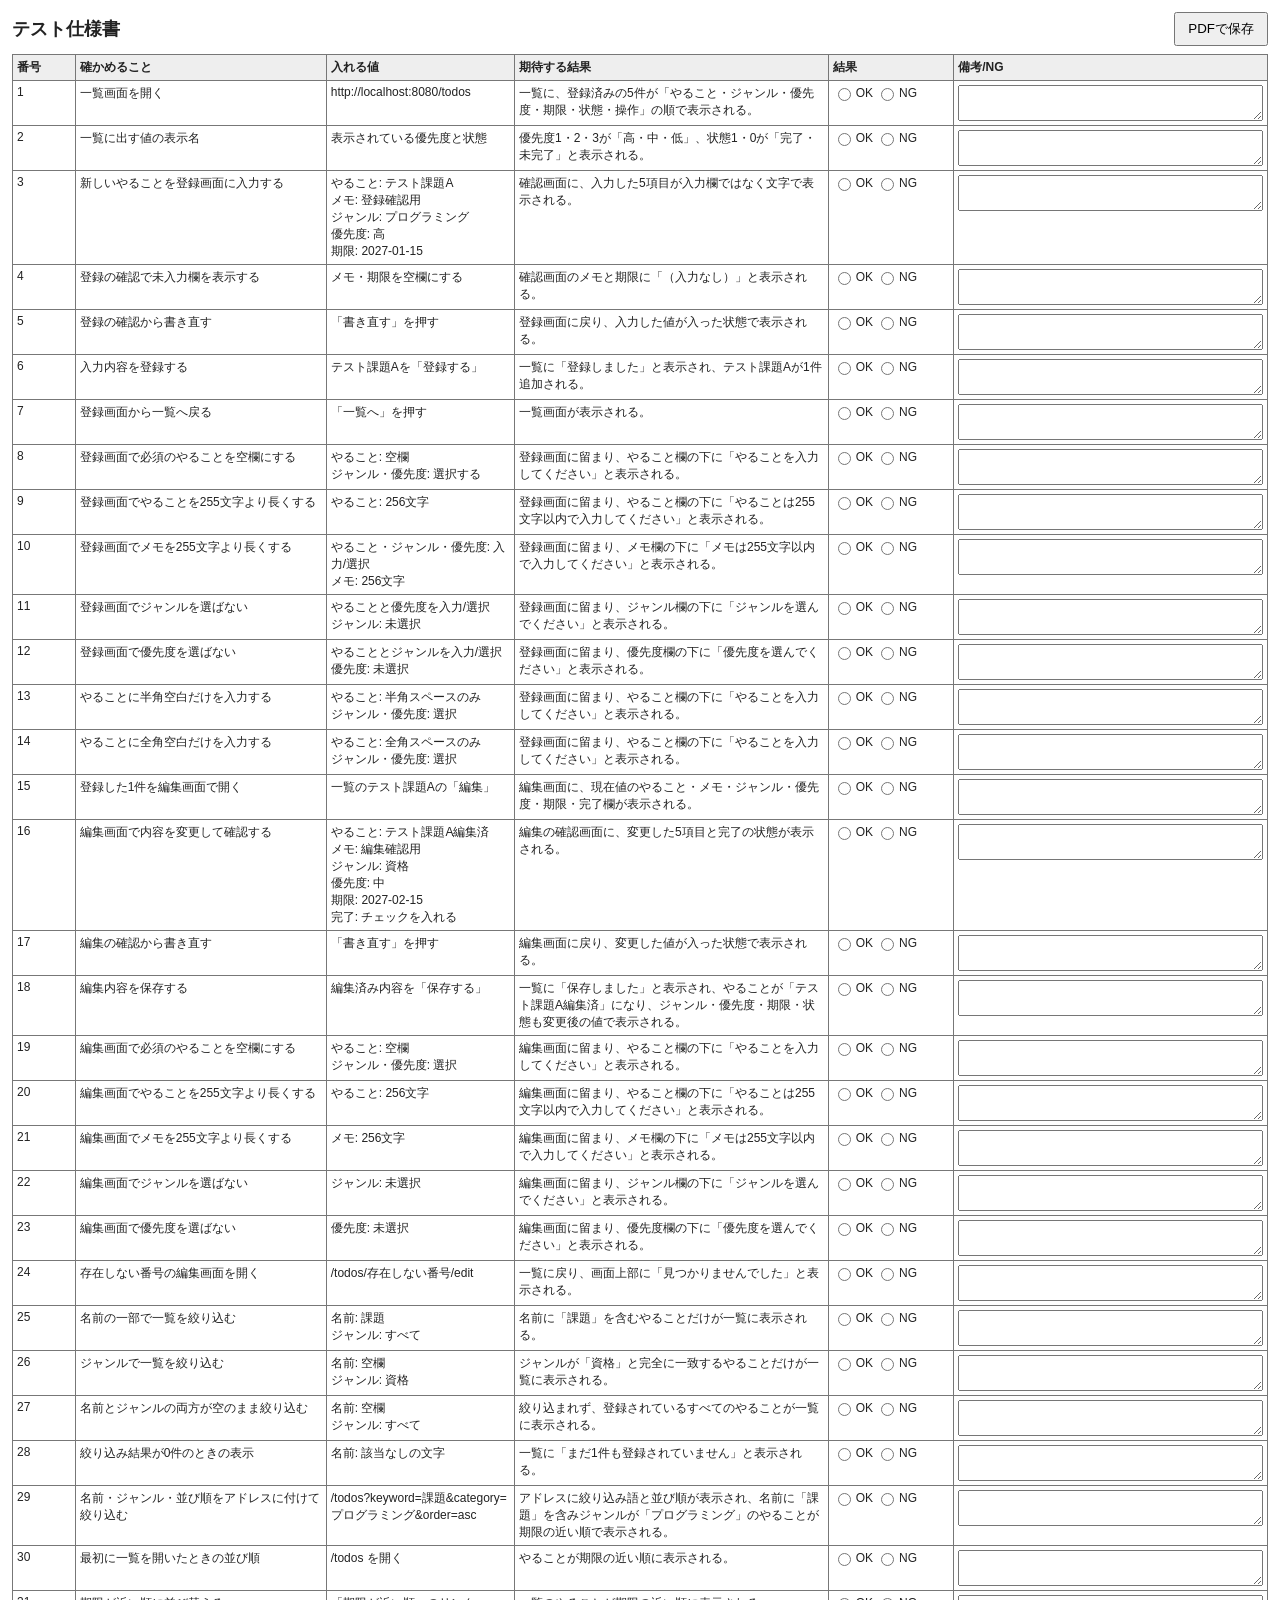
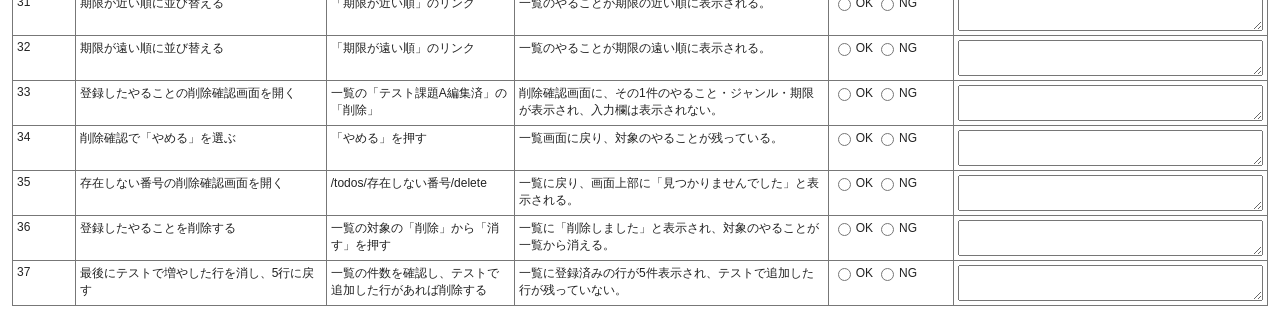
<file: test-spec.html>
﻿<!doctype html>
<html lang="ja">
<head>
<meta charset="utf-8">
<meta name="viewport" content="width=device-width, initial-scale=1">
<title>テスト仕様書</title>
<style>
* { box-sizing: border-box; }
body { margin: 0; padding: 12px; color: #222; font-family: sans-serif; font-size: 12px; }
header { display: flex; justify-content: space-between; align-items: center; margin-bottom: 8px; }
h1 { margin: 0; font-size: 18px; }
button { padding: 6px 12px; cursor: pointer; }
table { width: 100%; table-layout: fixed; border-collapse: collapse; }
col:nth-child(1) { width: 5%; } col:nth-child(2) { width: 20%; } col:nth-child(3) { width: 15%; } col:nth-child(4) { width: 25%; } col:nth-child(5) { width: 10%; } col:nth-child(6) { width: 25%; }
th, td { border: 1px solid #777; padding: 4px; vertical-align: top; overflow-wrap: anywhere; }
th { background: #eee; text-align: left; }
.result { white-space: nowrap; }
.result label { display: inline-flex; align-items: center; gap: 2px; margin-right: 3px; }
textarea { display: block; width: 100%; min-height: 34px; resize: vertical; font: inherit; padding: 3px; }
@media print {
  body { padding: 0; font-size: 9px; }
  header button { display: none; }
  h1 { font-size: 14px; }
  th, td { padding: 3px; }
  textarea { resize: none; overflow: visible; border: 0; padding: 0; min-height: 0; }
  tr { break-inside: avoid; }
}
</style>
</head>
<body>
<header><h1>テスト仕様書</h1><button type="button" onclick="window.print()">PDFで保存</button></header>
<table>
<colgroup><col><col><col><col><col><col></colgroup>
<thead><tr><th>番号</th><th>確かめること</th><th>入れる値</th><th>期待する結果</th><th>結果</th><th>備考/NG</th></tr></thead>
<tbody>
<tr><td>1</td><td>一覧画面を開く</td><td>http://localhost:8080/todos</td><td>一覧に、登録済みの5件が「やること・ジャンル・優先度・期限・状態・操作」の順で表示される。</td><td class="result"><label><input type="radio" name="result-1" value="OK">OK</label><label><input type="radio" name="result-1" value="NG">NG</label></td><td><textarea aria-label="備考/NG 1"></textarea></td></tr>
<tr><td>2</td><td>一覧に出す値の表示名</td><td>表示されている優先度と状態</td><td>優先度1・2・3が「高・中・低」、状態1・0が「完了・未完了」と表示される。</td><td class="result"><label><input type="radio" name="result-2" value="OK">OK</label><label><input type="radio" name="result-2" value="NG">NG</label></td><td><textarea aria-label="備考/NG 2"></textarea></td></tr>
<tr><td>3</td><td>新しいやることを登録画面に入力する</td><td>やること: テスト課題A<br>メモ: 登録確認用<br>ジャンル: プログラミング<br>優先度: 高<br>期限: 2027-01-15</td><td>確認画面に、入力した5項目が入力欄ではなく文字で表示される。</td><td class="result"><label><input type="radio" name="result-3" value="OK">OK</label><label><input type="radio" name="result-3" value="NG">NG</label></td><td><textarea aria-label="備考/NG 3"></textarea></td></tr>
<tr><td>4</td><td>登録の確認で未入力欄を表示する</td><td>メモ・期限を空欄にする</td><td>確認画面のメモと期限に「（入力なし）」と表示される。</td><td class="result"><label><input type="radio" name="result-4" value="OK">OK</label><label><input type="radio" name="result-4" value="NG">NG</label></td><td><textarea aria-label="備考/NG 4"></textarea></td></tr>
<tr><td>5</td><td>登録の確認から書き直す</td><td>「書き直す」を押す</td><td>登録画面に戻り、入力した値が入った状態で表示される。</td><td class="result"><label><input type="radio" name="result-5" value="OK">OK</label><label><input type="radio" name="result-5" value="NG">NG</label></td><td><textarea aria-label="備考/NG 5"></textarea></td></tr>
<tr><td>6</td><td>入力内容を登録する</td><td>テスト課題Aを「登録する」</td><td>一覧に「登録しました」と表示され、テスト課題Aが1件追加される。</td><td class="result"><label><input type="radio" name="result-6" value="OK">OK</label><label><input type="radio" name="result-6" value="NG">NG</label></td><td><textarea aria-label="備考/NG 6"></textarea></td></tr>
<tr><td>7</td><td>登録画面から一覧へ戻る</td><td>「一覧へ」を押す</td><td>一覧画面が表示される。</td><td class="result"><label><input type="radio" name="result-7" value="OK">OK</label><label><input type="radio" name="result-7" value="NG">NG</label></td><td><textarea aria-label="備考/NG 7"></textarea></td></tr>
<tr><td>8</td><td>登録画面で必須のやることを空欄にする</td><td>やること: 空欄<br>ジャンル・優先度: 選択する</td><td>登録画面に留まり、やること欄の下に「やることを入力してください」と表示される。</td><td class="result"><label><input type="radio" name="result-8" value="OK">OK</label><label><input type="radio" name="result-8" value="NG">NG</label></td><td><textarea aria-label="備考/NG 8"></textarea></td></tr>
<tr><td>9</td><td>登録画面でやることを255文字より長くする</td><td>やること: 256文字</td><td>登録画面に留まり、やること欄の下に「やることは255文字以内で入力してください」と表示される。</td><td class="result"><label><input type="radio" name="result-9" value="OK">OK</label><label><input type="radio" name="result-9" value="NG">NG</label></td><td><textarea aria-label="備考/NG 9"></textarea></td></tr>
<tr><td>10</td><td>登録画面でメモを255文字より長くする</td><td>やること・ジャンル・優先度: 入力/選択<br>メモ: 256文字</td><td>登録画面に留まり、メモ欄の下に「メモは255文字以内で入力してください」と表示される。</td><td class="result"><label><input type="radio" name="result-10" value="OK">OK</label><label><input type="radio" name="result-10" value="NG">NG</label></td><td><textarea aria-label="備考/NG 10"></textarea></td></tr>
<tr><td>11</td><td>登録画面でジャンルを選ばない</td><td>やることと優先度を入力/選択<br>ジャンル: 未選択</td><td>登録画面に留まり、ジャンル欄の下に「ジャンルを選んでください」と表示される。</td><td class="result"><label><input type="radio" name="result-11" value="OK">OK</label><label><input type="radio" name="result-11" value="NG">NG</label></td><td><textarea aria-label="備考/NG 11"></textarea></td></tr>
<tr><td>12</td><td>登録画面で優先度を選ばない</td><td>やることとジャンルを入力/選択<br>優先度: 未選択</td><td>登録画面に留まり、優先度欄の下に「優先度を選んでください」と表示される。</td><td class="result"><label><input type="radio" name="result-12" value="OK">OK</label><label><input type="radio" name="result-12" value="NG">NG</label></td><td><textarea aria-label="備考/NG 12"></textarea></td></tr>
<tr><td>13</td><td>やることに半角空白だけを入力する</td><td>やること: 半角スペースのみ<br>ジャンル・優先度: 選択</td><td>登録画面に留まり、やること欄の下に「やることを入力してください」と表示される。</td><td class="result"><label><input type="radio" name="result-13" value="OK">OK</label><label><input type="radio" name="result-13" value="NG">NG</label></td><td><textarea aria-label="備考/NG 13"></textarea></td></tr>
<tr><td>14</td><td>やることに全角空白だけを入力する</td><td>やること: 全角スペースのみ<br>ジャンル・優先度: 選択</td><td>登録画面に留まり、やること欄の下に「やることを入力してください」と表示される。</td><td class="result"><label><input type="radio" name="result-14" value="OK">OK</label><label><input type="radio" name="result-14" value="NG">NG</label></td><td><textarea aria-label="備考/NG 14"></textarea></td></tr>
<tr><td>15</td><td>登録した1件を編集画面で開く</td><td>一覧のテスト課題Aの「編集」</td><td>編集画面に、現在値のやること・メモ・ジャンル・優先度・期限・完了欄が表示される。</td><td class="result"><label><input type="radio" name="result-15" value="OK">OK</label><label><input type="radio" name="result-15" value="NG">NG</label></td><td><textarea aria-label="備考/NG 15"></textarea></td></tr>
<tr><td>16</td><td>編集画面で内容を変更して確認する</td><td>やること: テスト課題A編集済<br>メモ: 編集確認用<br>ジャンル: 資格<br>優先度: 中<br>期限: 2027-02-15<br>完了: チェックを入れる</td><td>編集の確認画面に、変更した5項目と完了の状態が表示される。</td><td class="result"><label><input type="radio" name="result-16" value="OK">OK</label><label><input type="radio" name="result-16" value="NG">NG</label></td><td><textarea aria-label="備考/NG 16"></textarea></td></tr>
<tr><td>17</td><td>編集の確認から書き直す</td><td>「書き直す」を押す</td><td>編集画面に戻り、変更した値が入った状態で表示される。</td><td class="result"><label><input type="radio" name="result-17" value="OK">OK</label><label><input type="radio" name="result-17" value="NG">NG</label></td><td><textarea aria-label="備考/NG 17"></textarea></td></tr>
<tr><td>18</td><td>編集内容を保存する</td><td>編集済み内容を「保存する」</td><td>一覧に「保存しました」と表示され、やることが「テスト課題A編集済」になり、ジャンル・優先度・期限・状態も変更後の値で表示される。</td><td class="result"><label><input type="radio" name="result-18" value="OK">OK</label><label><input type="radio" name="result-18" value="NG">NG</label></td><td><textarea aria-label="備考/NG 18"></textarea></td></tr>
<tr><td>19</td><td>編集画面で必須のやることを空欄にする</td><td>やること: 空欄<br>ジャンル・優先度: 選択</td><td>編集画面に留まり、やること欄の下に「やることを入力してください」と表示される。</td><td class="result"><label><input type="radio" name="result-19" value="OK">OK</label><label><input type="radio" name="result-19" value="NG">NG</label></td><td><textarea aria-label="備考/NG 19"></textarea></td></tr>
<tr><td>20</td><td>編集画面でやることを255文字より長くする</td><td>やること: 256文字</td><td>編集画面に留まり、やること欄の下に「やることは255文字以内で入力してください」と表示される。</td><td class="result"><label><input type="radio" name="result-20" value="OK">OK</label><label><input type="radio" name="result-20" value="NG">NG</label></td><td><textarea aria-label="備考/NG 20"></textarea></td></tr>
<tr><td>21</td><td>編集画面でメモを255文字より長くする</td><td>メモ: 256文字</td><td>編集画面に留まり、メモ欄の下に「メモは255文字以内で入力してください」と表示される。</td><td class="result"><label><input type="radio" name="result-21" value="OK">OK</label><label><input type="radio" name="result-21" value="NG">NG</label></td><td><textarea aria-label="備考/NG 21"></textarea></td></tr>
<tr><td>22</td><td>編集画面でジャンルを選ばない</td><td>ジャンル: 未選択</td><td>編集画面に留まり、ジャンル欄の下に「ジャンルを選んでください」と表示される。</td><td class="result"><label><input type="radio" name="result-22" value="OK">OK</label><label><input type="radio" name="result-22" value="NG">NG</label></td><td><textarea aria-label="備考/NG 22"></textarea></td></tr>
<tr><td>23</td><td>編集画面で優先度を選ばない</td><td>優先度: 未選択</td><td>編集画面に留まり、優先度欄の下に「優先度を選んでください」と表示される。</td><td class="result"><label><input type="radio" name="result-23" value="OK">OK</label><label><input type="radio" name="result-23" value="NG">NG</label></td><td><textarea aria-label="備考/NG 23"></textarea></td></tr>
<tr><td>24</td><td>存在しない番号の編集画面を開く</td><td>/todos/存在しない番号/edit</td><td>一覧に戻り、画面上部に「見つかりませんでした」と表示される。</td><td class="result"><label><input type="radio" name="result-24" value="OK">OK</label><label><input type="radio" name="result-24" value="NG">NG</label></td><td><textarea aria-label="備考/NG 24"></textarea></td></tr>
<tr><td>25</td><td>名前の一部で一覧を絞り込む</td><td>名前: 課題<br>ジャンル: すべて</td><td>名前に「課題」を含むやることだけが一覧に表示される。</td><td class="result"><label><input type="radio" name="result-25" value="OK">OK</label><label><input type="radio" name="result-25" value="NG">NG</label></td><td><textarea aria-label="備考/NG 25"></textarea></td></tr>
<tr><td>26</td><td>ジャンルで一覧を絞り込む</td><td>名前: 空欄<br>ジャンル: 資格</td><td>ジャンルが「資格」と完全に一致するやることだけが一覧に表示される。</td><td class="result"><label><input type="radio" name="result-26" value="OK">OK</label><label><input type="radio" name="result-26" value="NG">NG</label></td><td><textarea aria-label="備考/NG 26"></textarea></td></tr>
<tr><td>27</td><td>名前とジャンルの両方が空のまま絞り込む</td><td>名前: 空欄<br>ジャンル: すべて</td><td>絞り込まれず、登録されているすべてのやることが一覧に表示される。</td><td class="result"><label><input type="radio" name="result-27" value="OK">OK</label><label><input type="radio" name="result-27" value="NG">NG</label></td><td><textarea aria-label="備考/NG 27"></textarea></td></tr>
<tr><td>28</td><td>絞り込み結果が0件のときの表示</td><td>名前: 該当なしの文字</td><td>一覧に「まだ1件も登録されていません」と表示される。</td><td class="result"><label><input type="radio" name="result-28" value="OK">OK</label><label><input type="radio" name="result-28" value="NG">NG</label></td><td><textarea aria-label="備考/NG 28"></textarea></td></tr>
<tr><td>29</td><td>名前・ジャンル・並び順をアドレスに付けて絞り込む</td><td>/todos?keyword=課題&amp;category=プログラミング&amp;order=asc</td><td>アドレスに絞り込み語と並び順が表示され、名前に「課題」を含みジャンルが「プログラミング」のやることが期限の近い順で表示される。</td><td class="result"><label><input type="radio" name="result-29" value="OK">OK</label><label><input type="radio" name="result-29" value="NG">NG</label></td><td><textarea aria-label="備考/NG 29"></textarea></td></tr>
<tr><td>30</td><td>最初に一覧を開いたときの並び順</td><td>/todos を開く</td><td>やることが期限の近い順に表示される。</td><td class="result"><label><input type="radio" name="result-30" value="OK">OK</label><label><input type="radio" name="result-30" value="NG">NG</label></td><td><textarea aria-label="備考/NG 30"></textarea></td></tr>
<tr><td>31</td><td>期限が近い順に並び替える</td><td>「期限が近い順」のリンク</td><td>一覧のやることが期限の近い順に表示される。</td><td class="result"><label><input type="radio" name="result-31" value="OK">OK</label><label><input type="radio" name="result-31" value="NG">NG</label></td><td><textarea aria-label="備考/NG 31"></textarea></td></tr>
<tr><td>32</td><td>期限が遠い順に並び替える</td><td>「期限が遠い順」のリンク</td><td>一覧のやることが期限の遠い順に表示される。</td><td class="result"><label><input type="radio" name="result-32" value="OK">OK</label><label><input type="radio" name="result-32" value="NG">NG</label></td><td><textarea aria-label="備考/NG 32"></textarea></td></tr>
<tr><td>33</td><td>登録したやることの削除確認画面を開く</td><td>一覧の「テスト課題A編集済」の「削除」</td><td>削除確認画面に、その1件のやること・ジャンル・期限が表示され、入力欄は表示されない。</td><td class="result"><label><input type="radio" name="result-33" value="OK">OK</label><label><input type="radio" name="result-33" value="NG">NG</label></td><td><textarea aria-label="備考/NG 33"></textarea></td></tr>
<tr><td>34</td><td>削除確認で「やめる」を選ぶ</td><td>「やめる」を押す</td><td>一覧画面に戻り、対象のやることが残っている。</td><td class="result"><label><input type="radio" name="result-34" value="OK">OK</label><label><input type="radio" name="result-34" value="NG">NG</label></td><td><textarea aria-label="備考/NG 34"></textarea></td></tr>
<tr><td>35</td><td>存在しない番号の削除確認画面を開く</td><td>/todos/存在しない番号/delete</td><td>一覧に戻り、画面上部に「見つかりませんでした」と表示される。</td><td class="result"><label><input type="radio" name="result-35" value="OK">OK</label><label><input type="radio" name="result-35" value="NG">NG</label></td><td><textarea aria-label="備考/NG 35"></textarea></td></tr>
<tr><td>36</td><td>登録したやることを削除する</td><td>一覧の対象の「削除」から「消す」を押す</td><td>一覧に「削除しました」と表示され、対象のやることが一覧から消える。</td><td class="result"><label><input type="radio" name="result-36" value="OK">OK</label><label><input type="radio" name="result-36" value="NG">NG</label></td><td><textarea aria-label="備考/NG 36"></textarea></td></tr>
<tr><td>37</td><td>最後にテストで増やした行を消し、5行に戻す</td><td>一覧の件数を確認し、テストで追加した行があれば削除する</td><td>一覧に登録済みの行が5件表示され、テストで追加した行が残っていない。</td><td class="result"><label><input type="radio" name="result-37" value="OK">OK</label><label><input type="radio" name="result-37" value="NG">NG</label></td><td><textarea aria-label="備考/NG 37"></textarea></td></tr>
</tbody>
</table>
<script>
function fitNotes() {
  document.querySelectorAll('textarea').forEach(area => {
    area.style.height = 'auto';
    area.style.height = area.scrollHeight + 'px';
  });
}
window.addEventListener('beforeprint', fitNotes);
window.addEventListener('afterprint', () => {
  document.querySelectorAll('textarea').forEach(area => area.style.height = '');
});
</script>
</body>
</html>
</file>
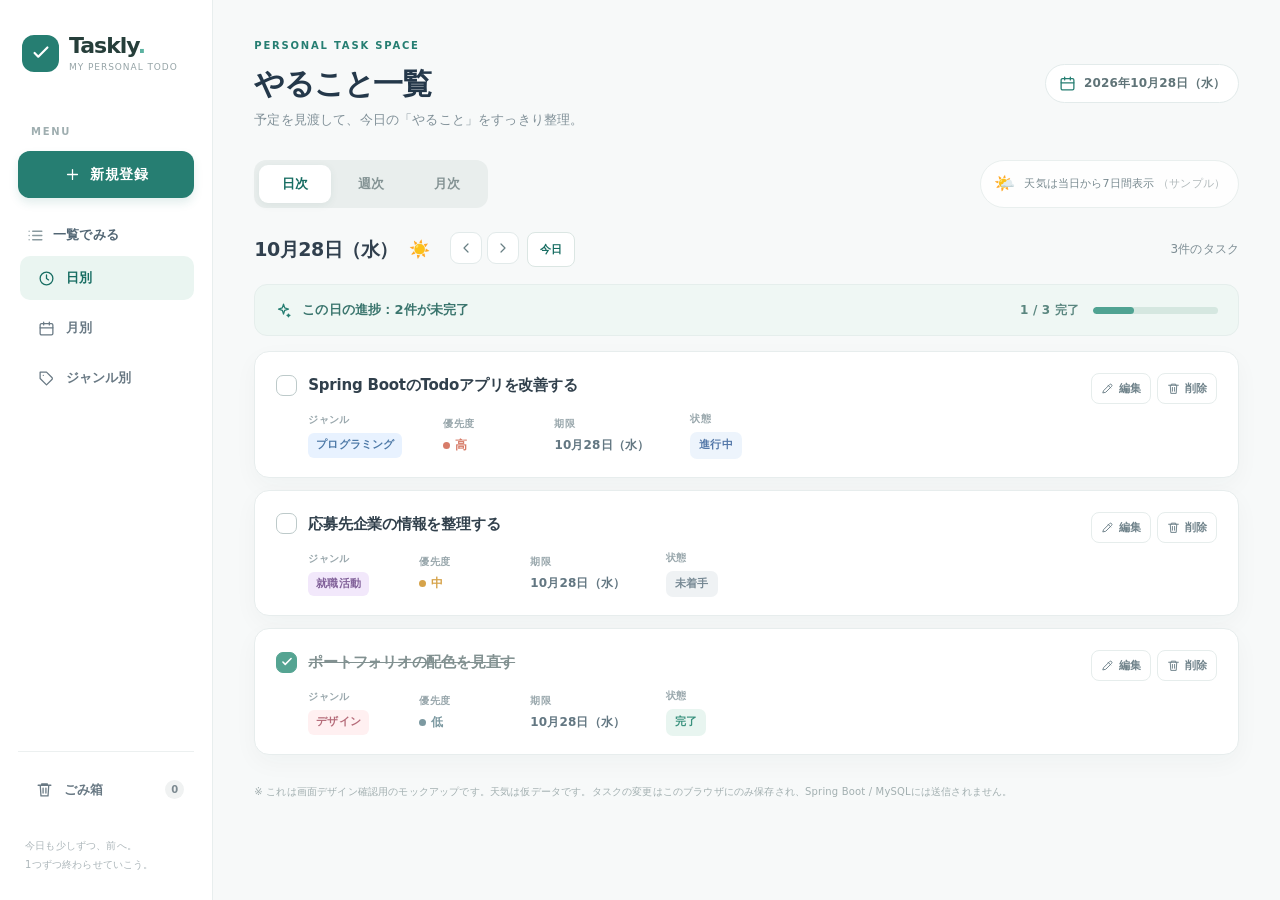
<file: todo_ui_design.html>
<!doctype html>
<html lang="ja">
<head>
  <meta charset="utf-8">
  <meta name="viewport" content="width=device-width, initial-scale=1">
  <meta name="color-scheme" content="light">
  <title>Taskly | 個人向けタスク管理アプリ デザインモック</title>
  <style>
    :root {
      --canvas: #f7f9f9; --white: #fff; --ink: #253343; --navy: #24384a;
      --muted: #7b8993; --soft: #a3adb4; --line: #e6eced;
      --accent: #267e72; --accent-deep: #176d62; --accent-light: #eaf5f1;
      --shadow: 0 8px 24px rgba(31, 68, 65, 0.035);
    }
    * { box-sizing: border-box; }
    html { min-width: 320px; }
    body { margin: 0; color: var(--ink); background: var(--canvas); font-family: "Noto Sans JP", "Hiragino Kaku Gothic ProN", "Yu Gothic", Meiryo, system-ui, sans-serif; font-size: 14px; letter-spacing: .012em; }
    button, input, select { font: inherit; }
    button { cursor: pointer; }
    button:focus-visible, input:focus-visible, select:focus-visible { outline: 3px solid rgba(47, 141, 128, .28); outline-offset: 2px; }
    svg.icon { width: 17px; height: 17px; flex: none; stroke: currentColor; stroke-width: 1.8; stroke-linecap: round; stroke-linejoin: round; fill: none; }
    .app-shell { display: grid; grid-template-columns: minmax(0, 1fr) minmax(0, 5fr); max-width: 1800px; min-height: 100vh; margin: auto; background: var(--canvas); }
    .sidebar { display: flex; flex-direction: column; min-height: 100vh; padding: 34px 18px 26px; background: #fff; border-right: 1px solid #e8eeee; position: sticky; top: 0; align-self: start; height: 100vh; }
    .brand { display: flex; align-items: center; gap: 10px; padding: 0 4px; margin-bottom: 54px; min-width: 0; }
    .brand-mark { height: 37px; width: 37px; flex: none; background: var(--accent); color: #fff; border-radius: 12px; display: grid; place-items: center; }
    .brand-mark svg { height: 22px; width: 22px; stroke-width: 2.4; }
    .brand-name { font-weight: 800; font-size: 22px; letter-spacing: -.045em; line-height: 1.1; color: #263e3a; white-space: nowrap; }
    .brand-name .dot { color: #5cb2a1; }
    .brand-small { margin-top: 4px; color: #96a4a7; font-size: 9px; letter-spacing: .105em; white-space: nowrap; }
    .side-label { font-size: 10px; letter-spacing: .17em; color: #9faeb0; font-weight: 800; margin: 0 0 14px 13px; }
    .nav-new { border: none; background: var(--accent); color: #fff; border-radius: 12px; height: 47px; width: 100%; display: flex; align-items: center; justify-content: center; gap: 9px; font-weight: 700; letter-spacing: .03em; box-shadow: 0 5px 10px rgba(38, 126, 114, .13); margin-bottom: 28px; transition: background .15s, transform .15s; }
    .nav-new:hover { background: var(--accent-deep); transform: translateY(-1px); }
    .nav-heading { display: flex; align-items: center; gap: 9px; margin: 1px 4px 12px 9px; color: #526674; font-weight: 700; font-size: 13px; }
    .nav-heading .icon { color: #8a9a9f; }
    .nav-sub { display: grid; gap: 6px; margin-left: 2px; }
    .nav-link { border: none; background: transparent; width: 100%; padding: 13px 10px 13px 18px; color: #697984; border-radius: 10px; display: flex; text-align: left; align-items: center; gap: 11px; font-size: 13px; font-weight: 650; transition: background .15s, color .15s; }
    .nav-link:hover { background: #f2f8f6; color: var(--accent); }
    .nav-link.active { background: var(--accent-light); color: var(--accent-deep); font-weight: 800; }
    .nav-link .icon { height: 17px; width: 17px; }
    .sidebar-bottom { margin-top: auto; }
    .sidebar-rule { height: 1px; background: #ecf0f0; margin: 20px 0 15px; }
    .trash-count { margin-left: auto; border-radius: 999px; background: #f0f2f2; font-size: 10px; min-width: 19px; height: 19px; display: inline-flex; align-items: center; justify-content: center; color: #7c8990; }
    .side-motto { font-size: 10px; color: #abb5b9; line-height: 1.9; margin: 24px 7px 0; }
    .main { min-width: 0; padding: 40px clamp(25px, 3.2vw, 53px) 58px; }
    .header { display: flex; align-items: flex-start; justify-content: space-between; gap: 18px; margin-bottom: 31px; }
    .eyebrow { font-size: 10px; color: var(--accent); letter-spacing: .18em; font-weight: 800; margin: 0 0 13px; }
    h1 { font-size: 30px; letter-spacing: -.04em; margin: 0 0 8px; font-weight: 800; color: var(--navy); line-height: 1.3; }
    .header-subtitle { color: #809098; font-size: 13px; margin: 0; }
    .today-date { display: flex; align-items: center; gap: 8px; border: 1px solid #e3ebeb; border-radius: 999px; background: #fff; padding: 10px 13px; color: #607478; font-size: 12px; font-weight: 650; white-space: nowrap; margin-top: 24px; }
    .today-date .icon { color: var(--accent); }
    .toolbar { display: flex; align-items: center; justify-content: space-between; flex-wrap: wrap; gap: 15px; margin-bottom: 24px; }
    .mode-switch { display: flex; align-items: center; padding: 5px; background: #e9eeed; border-radius: 12px; gap: 4px; }
    .mode-btn { border: 0; border-radius: 9px; padding: 10px 23px; color: #849394; font-weight: 700; background: transparent; white-space: nowrap; font-size: 13px; }
    .mode-btn.active { color: var(--accent-deep); background: #fff; box-shadow: 0 2px 8px rgba(29, 78, 68, .07); }
    .toolbar-note { display: inline-flex; align-items: center; gap: 9px; color: #7a8b91; background: rgba(255,255,255,.84); padding: 10px 13px; border: 1px solid #e9efee; border-radius: 999px; font-size: 11px; line-height: 1.5; }
    .toolbar-note .emoji { font-size: 17px; }
    .content-top { display: flex; align-items: center; justify-content: space-between; gap: 15px; margin: 0 0 17px; }
    .period-group { display: flex; align-items: center; gap: 10px; min-width: 0; }
    .period-title { margin: 0; color: #31404e; font-size: 19px; letter-spacing: -.025em; font-weight: 800; display: inline-flex; align-items: center; gap: 9px; }
    .period-controls { display: inline-flex; gap: 5px; margin-left: 8px; }
    .icon-btn { display: inline-grid; place-items: center; border: 1px solid #e2eaea; background: #fff; color: #687f84; border-radius: 9px; width: 32px; height: 32px; transition: border-color .15s, background .15s; }
    .icon-btn:hover { border-color: #a5d1c7; background: #f2f9f7; }
    .icon-btn svg { width: 16px; height: 16px; }
    .today-btn { border: 1px solid #dbe6e3; border-radius: 8px; background: #fff; color: var(--accent-deep); font-size: 11px; font-weight: 800; padding: 9px 12px; margin-left: 3px; }
    .total-count { color: #7d8d94; font-size: 12px; white-space: nowrap; }
    .progress-box { display: flex; align-items: center; justify-content: space-between; gap: 24px; border: 1px solid #e5eeec; background: #eff7f4; border-radius: 13px; padding: 16px 20px; margin-bottom: 15px; }
    .progress-box-left { display: flex; align-items: center; gap: 10px; font-weight: 750; color: #3a756d; font-size: 13px; }
    .progress-box-left svg { color: var(--accent); }
    .progress-box-right { display: flex; align-items: center; gap: 14px; color: #5a867f; font-size: 12px; font-weight: 800; }
    .progress-track { width: 125px; max-width: 20vw; height: 7px; background: #d5e7e0; border-radius: 99px; overflow: hidden; }
    .progress-fill { background: #50a392; height: 100%; border-radius: inherit; }
    .task-list { display: grid; gap: 12px; }
    .task-card { background: #fff; border: 1px solid #e7eded; box-shadow: var(--shadow); border-radius: 15px; padding: 21px 21px 18px; display: grid; grid-template-columns: minmax(0,1fr) auto; gap: 20px; min-width: 0; }
    .task-card.done .task-name { text-decoration: line-through; color: #829191; }
    .task-card-top { display: flex; align-items: center; gap: 11px; min-width: 0; margin-bottom: 15px; }
    .task-name { margin: 0; font-size: 15px; line-height: 1.6; letter-spacing: -.015em; font-weight: 800; color: #31404c; overflow-wrap: anywhere; }
    .complete-toggle { flex: none; display: grid; place-items: center; width: 21px; height: 21px; border-radius: 7px; border: 1.8px solid #bdcaca; background: white; color: #fff; padding: 0; }
    .complete-toggle:hover { border-color: var(--accent); }
    .complete-toggle.completed { background: #55a492; border-color: #55a492; }
    .complete-toggle svg { height: 14px; width: 14px; stroke-width: 2.7; }
    .task-fields { display: flex; align-items: center; gap: clamp(18px, 3.2vw, 48px); flex-wrap: wrap; padding-left: 32px; }
    .field { display: flex; flex-direction: column; align-items: flex-start; gap: 6px; min-width: 70px; }
    .field-label { color: #9aa8ad; font-size: 10px; letter-spacing: .04em; font-weight: 650; }
    .field-value { display: inline-flex; align-items: center; gap: 5px; color: #637782; font-size: 12px; font-weight: 750; }
    .genre-chip { font-size: 11px; font-weight: 750; border-radius: 6px; padding: 4px 8px; line-height: 1.5; white-space: nowrap; }
    .genre-marketing { color: #916527; background: #fff0d5; }
    .genre-job { color: #82629a; background: #f2e8fb; }
    .genre-programming { color: #4d79a7; background: #e8f2ff; }
    .genre-design { color: #b56b79; background: #fff0f1; }
    .genre-cert { color: #4f8b69; background: #e4f4e8; }
    .priority { display: inline-flex; align-items: center; gap: 5px; font-size: 12px; font-weight: 750; }
    .priority .dot { height: 7px; width: 7px; border-radius: 50%; background: currentColor; }
    .priority-high { color: #d77c69; }
    .priority-mid { color: #d6a34a; }
    .priority-low { color: #7c99a1; }
    .status { display: inline-flex; align-items: center; padding: 5px 9px; border-radius: 7px; font-size: 11px; font-weight: 750; white-space: nowrap; line-height: 1.5; }
    .status-todo { color: #778994; background: #eff2f4; }
    .status-progress { color: #5377a8; background: #edf4fc; }
    .status-done { color: #39917d; background: #e8f5f0; }
    .task-actions { display: flex; align-items: center; gap: 6px; justify-content: flex-end; align-self: start; }
    .small-action { border: 1px solid #e6edec; padding: 7px 9px; background: #fff; color: #70838b; display: inline-flex; align-items: center; justify-content: center; gap: 5px; border-radius: 8px; font-size: 11px; font-weight: 700; white-space: nowrap; }
    .small-action:hover { background: #f5faf8; color: var(--accent); }
    .small-action svg { width: 13px; height: 13px; }
    .small-action.delete:hover { color: #c86e6d; background: #fff6f6; }
    .empty-box { display: grid; place-items: center; text-align: center; gap: 8px; padding: 70px 24px; background: #fff; border: 1px dashed #d9e5e2; border-radius: 15px; color: #849599; }
    .empty-emoji { font-size: 32px; margin-bottom: 6px; }
    .empty-box strong { color: #597478; font-size: 15px; }
    .empty-box p { margin: 0; line-height: 1.7; }
    .calendar { background: #fff; border: 1px solid #e0e8e7; border-radius: 15px; box-shadow: var(--shadow); }
    .weekday-row { display: grid; grid-template-columns: repeat(7, minmax(0, 1fr)); background: #f5f8f8; border-bottom: 1px solid #e5ecec; border-radius: 14px 14px 0 0; }
    .weekday-cell { text-align: center; color: #82929a; font-size: 11px; font-weight: 750; padding: 13px 4px; }
    .weekday-cell:first-child { color: #cb8185; }
    .weekday-cell:last-child { color: #678ab1; }
    .month-grid { display: grid; grid-template-columns: repeat(7,minmax(0,1fr)); }
    .month-day { position: relative; min-height: 126px; padding: 9px 9px 12px; border-bottom: 1px solid #e9eeee; border-right: 1px solid #e9eeee; cursor: pointer; transition: background .15s; min-width: 0; }
    .month-day:nth-child(7n) { border-right: none; }
    .month-day:nth-last-child(-n+7) { border-bottom: none; }
    .month-day:hover { background: #f7fbfa; }
    .month-day.outside { background: #fbfcfc; }
    .month-day.outside .date-num { color: #bdc7c9; }
    .month-day.today { background: #eff8f5; }
    .month-day.today:hover { background: #e9f5f1; }
    .date-line { display: flex; align-items: center; gap: 4px; min-height: 29px; margin: 0 0 6px; }
    .date-num { font-weight: 800; color: #667c86; font-size: 12px; border-radius: 8px; width: 24px; height: 25px; display: inline-grid; place-items: center; }
    .today .date-num { background: var(--accent); color: #fff; }
    .weather { border: none; background: transparent; padding: 3px 2px; border-radius: 6px; font-family: "Apple Color Emoji", "Segoe UI Emoji", "Noto Color Emoji", sans-serif; font-size: 17px; line-height: 1; position: relative; cursor: help; z-index: 1; }
    .weather:hover, .weather:focus-visible { background: #e7f2ed; z-index: 10; }
    .weather::after { content: attr(data-tooltip); display: block; position: absolute; visibility: hidden; opacity: 0; transition: opacity .14s; z-index: 30; pointer-events: none; bottom: calc(100% + 10px); left: 50%; transform: translateX(-50%); background: #24394b; color: #fff; padding: 9px 11px; border-radius: 8px; font-size: 11px; font-family: "Noto Sans JP", "Yu Gothic", sans-serif; white-space: nowrap; box-shadow: 0 7px 18px rgba(25,45,60,.15); }
    .weather:hover::after, .weather:focus-visible::after { visibility: visible; opacity: 1; }
    .calendar-task { display: block; border-radius: 5px; font-size: 10.5px; line-height: 1.55; padding: 5px 6px; margin: 4px 0; color: #425a61; font-weight: 750; border-left: 3px solid #b2c5bd; background: #f0f4f2; word-break: break-word; overflow-wrap: anywhere; }
    .calendar-task.programming { background: #edf4fd; border-color: #78a4d1; color: #4f7092; }
    .calendar-task.job { background: #f5effc; border-color: #b397ce; color: #785e8d; }
    .calendar-task.marketing { background: #fff4e3; border-color: #e6bf72; color: #85642d; }
    .calendar-task.design { background: #fff0f0; border-color: #e1a4aa; color: #a96e75; }
    .calendar-task.cert { background: #edf7ee; border-color: #83b696; color: #5e8f70; }
    .week-grid { display: grid; grid-template-columns: repeat(7, minmax(0,1fr)); }
    .week-day { min-height: 418px; min-width: 0; padding: 0 9px 16px; border-right: 1px solid #e9eeee; cursor: pointer; transition: background .15s; }
    .week-day:last-child { border-right: none; }
    .week-day:hover { background: #f7fbfa; }
    .week-day.today { background: #eff8f5; }
    .week-day-head { border-bottom: 1px solid #eef2f0; margin: 0 -9px 12px; padding: 15px 9px 11px; display: flex; flex-direction: column; align-items: flex-start; gap: 8px; min-height: 92px; }
    .week-name { font-size: 11px; font-weight: 800; color: #98a6a8; }
    .week-day:first-child .week-name { color: #c98488; }
    .week-day:last-child .week-name { color: #7197bb; }
    .week-date-line { display: flex; gap: 2px; align-items: center; }
    .week-date { font-size: 20px; line-height: 1.3; font-weight: 800; color: #586f7b; width: 30px; height: 30px; display: grid; place-items: center; border-radius: 9px; }
    .week-day.today .week-date { color: #fff; background: var(--accent); }
    .week-day .calendar-task { margin: 0 0 8px; padding: 9px 8px; font-size: 11px; }
    .week-empty { font-size: 10px; color: #bdc8cb; padding: 6px 2px; }
    .genre-filter { display: flex; align-items: center; flex-wrap: wrap; gap: 9px; margin: 0 0 17px; }
    .filter-chip { border-radius: 999px; border: 1px solid #e1e8e7; background: #fff; color: #7b898e; padding: 9px 14px; font-size: 11px; font-weight: 700; display: inline-flex; align-items: center; gap: 8px; }
    .filter-chip.active { border-color: #8fc4b6; background: var(--accent-light); color: var(--accent-deep); }
    .filter-chip .tiny-dot { width: 7px; height: 7px; background: #8eb4a4; border-radius: 50%; }
    .genre-group { margin-bottom: 20px; }
    .genre-group-title { display: flex; align-items: center; gap: 10px; color: #50616d; font-size: 15px; font-weight: 800; padding: 3px 0 13px; }
    .genre-group-title .count { font-size: 11px; color: #8898a0; font-weight: 650; }
    .genre-group-title .square { height: 11px; width: 11px; border-radius: 4px; background: var(--genre-color); }
    .footer-note { font-size: 10px; margin-top: 30px; color: #a2afb0; }
    dialog { border: none; padding: 0; background: #fff; border-radius: 18px; width: min(450px, calc(100vw - 30px)); box-shadow: 0 30px 90px rgba(26,56,57,.21); color: var(--ink); }
    dialog::backdrop { background: rgba(28,49,57,.38); backdrop-filter: blur(2px); }
    .dialog-body { padding: 29px; }
    .dialog-header { display: flex; align-items: center; justify-content: space-between; gap: 12px; margin-bottom: 19px; }
    .dialog-title { font-size: 21px; margin: 0; color: #293d47; }
    .close-btn { border: 0; background: #f1f5f4; color: #779092; width: 30px; height: 30px; border-radius: 8px; display: grid; place-items: center; }
    .form-field { display: flex; flex-direction: column; gap: 7px; margin-bottom: 17px; }
    .form-field label { font-size: 11px; color: #6b7f88; font-weight: 750; }
    .form-field input, .form-field select { border: 1px solid #dbe7e5; border-radius: 9px; padding: 12px 11px; min-width: 0; width: 100%; background: #fff; color: #344755; font-size: 13px; }
    .form-row { display: grid; grid-template-columns: 1fr 1fr; gap: 13px; }
    .dialog-actions { display: flex; justify-content: flex-end; gap: 10px; margin-top: 23px; }
    .btn-secondary { border: 1px solid #dfebe7; background: #fff; color: #697f84; border-radius: 9px; padding: 11px 16px; font-size: 12px; font-weight: 800; }
    .btn-primary { border: 0; background: var(--accent); color: #fff; border-radius: 9px; padding: 11px 18px; font-size: 12px; font-weight: 800; }
    .btn-danger { background: #c86569; }
    .delete-copy { color: #697f86; font-size: 13px; line-height: 1.9; margin: 0; overflow-wrap: anywhere; }
    .notice { position: fixed; bottom: 25px; right: 25px; background: #263c43; color: #fff; padding: 12px 20px; border-radius: 10px; font-size: 12px; box-shadow: 0 8px 22px rgba(0,0,0,.14); opacity: 0; transform: translateY(10px); pointer-events: none; transition: opacity .2s, transform .2s; z-index: 50; }
    .notice.show { opacity: 1; transform: translateY(0); }
    @media (max-width: 1050px) {
      .sidebar { padding-left: 12px; padding-right: 12px; }
      .brand { gap: 7px; padding-left: 2px; }
      .brand-name { font-size: 19px; }
      .brand-small { font-size: 8px; letter-spacing: 0; }
      .main { padding-left: 25px; padding-right: 25px; }
      .task-fields { gap: 19px; }
      .task-card { gap: 13px; }
    }
    @media (max-width: 760px) {
      .app-shell { display: block; }
      .sidebar { position: relative; height: auto; min-height: auto; border-right: 0; border-bottom: 1px solid var(--line); padding: 16px 20px; }
      .brand { margin: 0 0 13px; }
      .side-label, .side-motto, .nav-heading { display: none; }
      .sidebar-bottom { margin-top: 0; }
      .sidebar-rule { display: none; }
      .nav-new { width: auto; height: 36px; padding: 0 14px; margin: 0; border-radius: 9px; white-space: nowrap; }
      .sidebar-nav { display: flex; align-items: center; gap: 7px; flex-wrap: wrap; }
      .nav-sub { display: flex; margin: 0; gap: 2px; }
      .nav-link { white-space: nowrap; padding: 9px 10px; font-size: 11px; }
      .nav-link .icon { display: none; }
      .sidebar-bottom .nav-link { display: inline-flex; width: auto; }
      .main { padding: 25px 17px 55px; }
      .header { margin-bottom: 23px; }
      h1 { font-size: 25px; }
      .today-date { display: none; }
      .mode-btn { padding: 9px 17px; }
      .toolbar-note { font-size: 10px; }
      .period-title { font-size: 16px; }
      .task-card { grid-template-columns: minmax(0, 1fr); gap: 12px; padding: 16px 13px; }
      .task-fields { padding-left: 0; gap: 15px; }
      .task-actions { justify-content: flex-start; }
      .calendar { overflow-x: auto; }
      .week-grid, .weekday-row, .month-grid { min-width: 720px; }
      .footer-note { line-height: 1.8; }
    }
  </style>
</head>
<body>
  <svg xmlns="http://www.w3.org/2000/svg" style="position:absolute;width:0;height:0;overflow:hidden" aria-hidden="true">
    <symbol id="i-check" viewBox="0 0 24 24"><path d="m5 12 4 4L19 6"/></symbol>
    <symbol id="i-plus" viewBox="0 0 24 24"><path d="M12 5v14M5 12h14"/></symbol>
    <symbol id="i-list" viewBox="0 0 24 24"><path d="M8 6h13M8 12h13M8 18h13M3 6h.01M3 12h.01M3 18h.01"/></symbol>
    <symbol id="i-calendar" viewBox="0 0 24 24"><rect x="3" y="5" width="18" height="16" rx="2"/><path d="M16 3v4M8 3v4M3 11h18"/></symbol>
    <symbol id="i-clock" viewBox="0 0 24 24"><circle cx="12" cy="12" r="9"/><path d="M12 7v5l3 2"/></symbol>
    <symbol id="i-tag" viewBox="0 0 24 24"><path d="M20 13 12 21 3 12V3h9l8 8a2 2 0 0 1 0 2Z"/><path d="M7.5 7.5h.01"/></symbol>
    <symbol id="i-trash" viewBox="0 0 24 24"><path d="M3 6h18M8 6V4h8v2M6 6l1 15h10l1-15M10 10v7M14 10v7"/></symbol>
    <symbol id="i-left" viewBox="0 0 24 24"><path d="m15 18-6-6 6-6"/></symbol>
    <symbol id="i-right" viewBox="0 0 24 24"><path d="m9 18 6-6-6-6"/></symbol>
    <symbol id="i-edit" viewBox="0 0 24 24"><path d="M13 6 18 11M4 20l4.7-1 11-11a2.5 2.5 0 0 0-3.5-3.5l-11 11z"/></symbol>
    <symbol id="i-close" viewBox="0 0 24 24"><path d="M5 5l14 14M19 5 5 19"/></symbol>
    <symbol id="i-restore" viewBox="0 0 24 24"><path d="M3 11a9 9 0 1 1 2 6M3 4v7h7M12 7v5l3 2"/></symbol>
    <symbol id="i-spark" viewBox="0 0 24 24"><path d="m12 3 1.7 5.3L19 10l-5.3 1.7L12 17l-1.7-5.3L5 10l5.3-1.7L12 3Z"/><path d="m19 17 .6 1.5L21 19l-1.4.5L19 21l-.6-1.5L17 19l1.4-.5L19 17Z"/></symbol>
  </svg>
  <div class="app-shell">
    <aside class="sidebar">
      <div class="brand">
        <div class="brand-mark"><svg class="icon"><use href="#i-check"/></svg></div>
        <div><div class="brand-name">Taskly<span class="dot">.</span></div><div class="brand-small">MY PERSONAL TODO</div></div>
      </div>
      <div class="side-label">MENU</div>
      <div class="sidebar-nav">
        <button class="nav-new" data-action="new"><svg class="icon"><use href="#i-plus"/></svg>新規登録</button>
        <div class="nav-heading"><svg class="icon"><use href="#i-list"/></svg>一覧でみる</div>
        <nav class="nav-sub" aria-label="表示方法">
          <button class="nav-link active" data-page="day"><svg class="icon"><use href="#i-clock"/></svg>日別</button>
          <button class="nav-link" data-page="month"><svg class="icon"><use href="#i-calendar"/></svg>月別</button>
          <button class="nav-link" data-page="genres"><svg class="icon"><use href="#i-tag"/></svg>ジャンル別</button>
        </nav>
      </div>
      <div class="sidebar-bottom">
        <div class="sidebar-rule"></div>
        <button class="nav-link" data-page="trash"><svg class="icon"><use href="#i-trash"/></svg>ごみ箱 <span class="trash-count" id="trash-count">0</span></button>
        <p class="side-motto">今日も少しずつ、前へ。<br>1つずつ終わらせていこう。</p>
      </div>
    </aside>
    <main class="main">
      <header class="header">
        <div>
          <p class="eyebrow">PERSONAL TASK SPACE</p>
          <h1>やること一覧</h1>
          <p class="header-subtitle">予定を見渡して、今日の「やること」をすっきり整理。</p>
        </div>
        <div class="today-date"><svg class="icon"><use href="#i-calendar"/></svg>2026年10月28日（水）</div>
      </header>
      <section class="toolbar" aria-label="表示形式の切り替え">
        <div class="mode-switch" role="tablist" aria-label="表示形式">
          <button class="mode-btn active" role="tab" aria-selected="true" data-view="day">日次</button>
          <button class="mode-btn" role="tab" aria-selected="false" data-view="week">週次</button>
          <button class="mode-btn" role="tab" aria-selected="false" data-view="month">月次</button>
        </div>
        <div class="toolbar-note"><span class="emoji">🌤️</span><span>天気は当日から7日間表示 <span style="color:#b1b9bb">（サンプル）</span></span></div>
      </section>
      <div id="content" aria-live="polite"></div>
      <div class="footer-note">※ これは画面デザイン確認用のモックアップです。天気は仮データです。タスクの変更はこのブラウザにのみ保存され、Spring Boot / MySQLには送信されません。</div>
    </main>
  </div>

  <dialog id="task-dialog">
    <form id="task-form" class="dialog-body">
      <div class="dialog-header"><h2 class="dialog-title" id="task-dialog-title">新規タスクを登録</h2><button type="button" class="close-btn" data-action="close-task" aria-label="閉じる"><svg class="icon"><use href="#i-close"/></svg></button></div>
      <div class="form-field"><label for="task-name">やることの名前</label><input id="task-name" name="task-name" type="text" placeholder="例：ポートフォリオを見直す" maxlength="120" required></div>
      <div class="form-row">
        <div class="form-field"><label for="task-genre">ジャンル</label><select id="task-genre" name="task-genre"><option>マーケティング</option><option>就職活動</option><option>プログラミング</option><option>デザイン</option><option>資格</option></select></div>
        <div class="form-field"><label for="task-priority">優先度</label><select id="task-priority" name="task-priority"><option>高</option><option selected>中</option><option>低</option></select></div>
      </div>
      <div class="form-row">
        <div class="form-field"><label for="task-date">期限</label><input id="task-date" name="task-date" type="date" required></div>
        <div class="form-field"><label for="task-status">状態</label><select id="task-status" name="task-status"><option>未着手</option><option>進行中</option><option>完了</option></select></div>
      </div>
      <div class="dialog-actions"><button type="button" class="btn-secondary" data-action="close-task">キャンセル</button><button class="btn-primary" type="submit" id="task-submit">登録する</button></div>
    </form>
  </dialog>
  <dialog id="delete-dialog"><div class="dialog-body"><div class="dialog-header"><h2 class="dialog-title">ごみ箱に移動しますか？</h2><button class="close-btn" data-action="close-delete" aria-label="閉じる"><svg class="icon"><use href="#i-close"/></svg></button></div><p class="delete-copy" id="delete-message"></p><div class="dialog-actions"><button class="btn-secondary" data-action="close-delete">キャンセル</button><button class="btn-primary btn-danger" data-action="confirm-delete">ごみ箱に移動</button></div></div></dialog>
  <div id="toast" class="notice" role="status"></div>
  <script>
    'use strict';
    const DEMO_TODAY = '2026-10-28';
    const SAMPLE_TASKS = [
      {id:1,name:'Spring BootのTodoアプリを改善する',genre:'プログラミング',priority:'高',date:'2026-10-28',status:'進行中',deleted:false},
      {id:2,name:'応募先企業の情報を整理する',genre:'就職活動',priority:'中',date:'2026-10-28',status:'未着手',deleted:false},
      {id:3,name:'ポートフォリオの配色を見直す',genre:'デザイン',priority:'低',date:'2026-10-28',status:'完了',deleted:false},
      {id:4,name:'マーケティングの学習ノートを整理する',genre:'マーケティング',priority:'中',date:'2026-10-29',status:'未着手',deleted:false},
      {id:5,name:'資格の模擬問題を30問解く',genre:'資格',priority:'高',date:'2026-10-30',status:'未着手',deleted:false},
      {id:6,name:'LPのワイヤーフレームを描く',genre:'デザイン',priority:'高',date:'2026-10-31',status:'未着手',deleted:false},
      {id:7,name:'Javaの学習ノートを復習する',genre:'プログラミング',priority:'中',date:'2026-11-01',status:'未着手',deleted:false},
      {id:8,name:'面接での質問への回答をまとめる',genre:'就職活動',priority:'高',date:'2026-11-02',status:'未着手',deleted:false},
      {id:9,name:'SNS投稿の分析メモを作る',genre:'マーケティング',priority:'低',date:'2026-11-03',status:'未着手',deleted:false},
      {id:10,name:'職務経歴書を推敲する',genre:'就職活動',priority:'高',date:'2026-10-20',status:'完了',deleted:false},
      {id:11,name:'APIの接続テストをする',genre:'プログラミング',priority:'中',date:'2026-10-27',status:'完了',deleted:false},
      {id:12,name:'デザインカンプを仕上げる',genre:'デザイン',priority:'中',date:'2026-11-07',status:'未着手',deleted:false}
    ];
    // 天気予報の表示例。実際の予報は取得していません。
    const WEATHER = {
      '2026-10-28':{emoji:'☀️',name:'晴れ',high:22,low:14},
      '2026-10-29':{emoji:'⛅',name:'晴れ時々曇り',high:20,low:13},
      '2026-10-30':{emoji:'🌦️',name:'にわか雨',high:18,low:12},
      '2026-10-31':{emoji:'☁️',name:'曇り',high:19,low:13},
      '2026-11-01':{emoji:'🌤️',name:'晴れ時々曇り',high:21,low:14},
      '2026-11-02':{emoji:'☀️',name:'晴れ',high:22,low:15},
      '2026-11-03':{emoji:'🌧️',name:'雨',high:17,low:11}
    };
    const GENRES = ['マーケティング','就職活動','プログラミング','デザイン','資格'];
    const GENRE_CLASSES = {'マーケティング':'marketing','就職活動':'job','プログラミング':'programming','デザイン':'design','資格':'cert'};
    const GENRE_COLORS = {'マーケティング':'#e6bf72','就職活動':'#b397ce','プログラミング':'#78a4d1','デザイン':'#e1a4aa','資格':'#83b696'};
    const STORE_KEY = 'taskly_visual_demo_20261028_v1';
    function loadTasks() { try { const value = JSON.parse(localStorage.getItem(STORE_KEY)); if(Array.isArray(value)) return value; }catch(e){} return structuredClone(SAMPLE_TASKS); }
    let tasks = loadTasks(), view = 'day', page = 'calendar', selectedDate = DEMO_TODAY, genreFilter = 'すべて', editingId = null, deletingId = null;
    const $ = (sel, base=document) => base.querySelector(sel);
    const $$ = (sel, base=document) => Array.from(base.querySelectorAll(sel));
    const escapeHtml = s => String(s).replace(/[&<>"']/g,c=>({'&':'&amp;','<':'&lt;','>':'&gt;','"':'&quot;',"'":'&#39;'}[c]));
    function icon(name) { return `<svg class="icon" aria-hidden="true"><use href="#i-${name}"/></svg>`; }
    function toDate(s) { const [y,m,d]=s.split('-').map(Number); return new Date(y,m-1,d); }
    function iso(d) { return `${d.getFullYear()}-${String(d.getMonth()+1).padStart(2,'0')}-${String(d.getDate()).padStart(2,'0')}`; }
    function moveDate(s,n) { const d=toDate(s); d.setDate(d.getDate()+n); return iso(d); }
    function moveMonth(s,n) { const d=toDate(s); d.setDate(1); d.setMonth(d.getMonth()+n); return iso(d); }
    const WEEKDAYS = ['日','月','火','水','木','金','土'];
    function dateLabel(s,weekday=true) { const d=toDate(s); return `${d.getMonth()+1}月${d.getDate()}日${weekday?`（${WEEKDAYS[d.getDay()]}）`:''}`; }
    function weekStart(s) { const d=toDate(s); d.setDate(d.getDate()-d.getDay()); return iso(d); }
    function persist() { try {localStorage.setItem(STORE_KEY,JSON.stringify(tasks));}catch(e){} }
    function visibleTasks() {return tasks.filter(x=>!x.deleted);}
    function sortTasks(items) {return items.slice().sort((a,b)=>a.date.localeCompare(b.date)||({高:0,中:1,低:2}[a.priority]-{高:0,中:1,低:2}[b.priority])||a.id-b.id);}
    function weatherButton(s) {const w=WEATHER[s]; if(!w)return '';const label=`${dateLabel(s,false)} ${w.name}・最高${w.high}℃ / 最低${w.low}℃（サンプル）`;return `<button type="button" class="weather" title="${label}" data-tooltip="${label}" aria-label="${label}">${w.emoji}</button>`;}
    function statusClass(status) {return status==='完了'?'status-done':status==='進行中'?'status-progress':'status-todo';}
    function genreChip(genre) {return `<span class="genre-chip genre-${GENRE_CLASSES[genre]||'marketing'}">${escapeHtml(genre)}</span>`;}
    function priorityHTML(priority) {return `<span class="priority ${priority==='高'?'priority-high':priority==='中'?'priority-mid':'priority-low'}"><span class="dot"></span>${escapeHtml(priority)}</span>`;}
    function taskCard(t,trash=false) {
      return `<article class="task-card ${t.status==='完了'?'done':''}">
        <div>
          <div class="task-card-top">
            ${trash?`<span style="color:#a9b6b8">${icon('trash')}</span>`:`<button class="complete-toggle ${t.status==='完了'?'completed':''}" data-action="toggle" data-id="${t.id}" aria-label="${escapeHtml(t.name)}を${t.status==='完了'?'未着手':'完了'}にする">${t.status==='完了'?icon('check'):''}</button>`}
            <h3 class="task-name">${escapeHtml(t.name)}</h3>
          </div>
          <div class="task-fields">
            <div class="field"><span class="field-label">ジャンル</span>${genreChip(t.genre)}</div>
            <div class="field"><span class="field-label">優先度</span>${priorityHTML(t.priority)}</div>
            <div class="field"><span class="field-label">期限</span><span class="field-value">${dateLabel(t.date)}</span></div>
            <div class="field"><span class="field-label">状態</span><span class="status ${statusClass(t.status)}">${escapeHtml(t.status)}</span></div>
          </div>
        </div>
        <div class="task-actions">
          ${trash?`<button class="small-action" data-action="restore" data-id="${t.id}">${icon('restore')}復元</button><button class="small-action delete" data-action="purge" data-id="${t.id}">${icon('trash')}完全削除</button>`:`<button class="small-action" data-action="edit" data-id="${t.id}">${icon('edit')}編集</button><button class="small-action delete" data-action="delete" data-id="${t.id}">${icon('trash')}削除</button>`}
        </div>
      </article>`;
    }
    function periodControls(title, total='') {
      return `<div class="content-top"><div class="period-group"><h2 class="period-title">${title}</h2><div class="period-controls"><button class="icon-btn" data-action="prev" aria-label="前の期間">${icon('left')}</button><button class="icon-btn" data-action="next" aria-label="次の期間">${icon('right')}</button><button class="today-btn" data-action="today">今日</button></div></div><span class="total-count">${total}</span></div>`;
    }
    function emptyState(title='この日のタスクはありません',subtitle='「新規登録」からタスクを追加できます。') { return `<div class="empty-box"><span class="empty-emoji">📝</span><strong>${title}</strong><p>${subtitle}</p></div>`; }
    function renderDay() {
      const todays=sortTasks(visibleTasks().filter(t=>t.date===selectedDate));
      const completed=todays.filter(t=>t.status==='完了').length;
      const percent=todays.length?Math.round(completed/todays.length*100):0;
      return periodControls(`${dateLabel(selectedDate)} ${weatherButton(selectedDate)}`,`${todays.length}件のタスク`)+
        `<div class="progress-box"><span class="progress-box-left">${icon('spark')}この日の進捗：${todays.length-completed}件が未完了</span><div class="progress-box-right"><span>${completed} / ${todays.length} 完了</span><div class="progress-track"><div class="progress-fill" style="width:${percent}%"></div></div></div></div>`+
        (todays.length?`<div class="task-list">${todays.map(t=>taskCard(t)).join('')}</div>`:emptyState());
    }
    function calendarTask(t) {return `<div class="calendar-task ${GENRE_CLASSES[t.genre]}" title="${escapeHtml(t.name)}">${escapeHtml(t.name)}</div>`;}
    function renderWeek() {
      const first=weekStart(selectedDate),last=moveDate(first,6);
      const weekTasks=visibleTasks().filter(t=>t.date>=first&&t.date<=last);
      const title=`${dateLabel(first,false)} 〜 ${dateLabel(last,false)}`;
      const html=Array.from({length:7},(_,i)=>{
        const s=moveDate(first,i),d=toDate(s), ts=sortTasks(weekTasks.filter(t=>t.date===s));
        return `<div class="week-day ${s===DEMO_TODAY?'today':''}" data-action="open-date" data-date="${s}" tabindex="0" role="button" aria-label="${dateLabel(s)}のタスクを見る"><div class="week-day-head"><span class="week-name">${WEEKDAYS[d.getDay()]}曜日</span><div class="week-date-line"><span class="week-date">${d.getDate()}</span>${weatherButton(s)}</div></div>${ts.length?ts.map(t=>calendarTask(t)).join(''):'<div class="week-empty">予定なし</div>'}</div>`;
      }).join('');
      return periodControls(title,`${weekTasks.length}件のタスク`)+`<div class="calendar"><div class="week-grid">${html}</div></div>`;
    }
    function renderMonth() {
      const date=toDate(selectedDate),year=date.getFullYear(),month=date.getMonth();
      const firstDay=new Date(year,month,1), firstGrid=new Date(year,month,1-firstDay.getDay());
      const daysInMonth=new Date(year,month+1,0).getDate();
      const numCells=Math.ceil((firstDay.getDay()+daysInMonth)/7)*7;
      const monthStart=iso(firstDay), monthEnd=iso(new Date(year,month+1,0));
      const count=visibleTasks().filter(t=>t.date>=monthStart&&t.date<=monthEnd).length;
      const weekdays=`<div class="weekday-row">${WEEKDAYS.map(w=>`<div class="weekday-cell">${w}</div>`).join('')}</div>`;
      const cells=Array.from({length:numCells},(_,i)=>{
        const d=new Date(firstGrid);d.setDate(firstGrid.getDate()+i);const s=iso(d),inMonth=d.getMonth()===month,ts=sortTasks(visibleTasks().filter(t=>t.date===s));
        return `<div class="month-day ${inMonth?'':'outside'} ${s===DEMO_TODAY?'today':''}" data-action="open-date" data-date="${s}" role="button" tabindex="0" aria-label="${dateLabel(s)}のタスクを見る"><div class="date-line"><span class="date-num">${d.getDate()}</span>${weatherButton(s)}</div>${ts.map(t=>calendarTask(t)).join('')}</div>`;
      }).join('');
      return periodControls(`${year}年${month+1}月`,`${count}件のタスク`)+`<div class="calendar">${weekdays}<div class="month-grid">${cells}</div></div>`;
    }
    function renderGenres() {
      const count=visibleTasks().length;
      const chips=`<div class="genre-filter"><button class="filter-chip ${genreFilter==='すべて'?'active':''}" data-action="genre-filter" data-genre="すべて">すべて (${count})</button>${GENRES.map(g=>`<button class="filter-chip ${genreFilter===g?'active':''}" data-action="genre-filter" data-genre="${g}"><span class="tiny-dot" style="background:${GENRE_COLORS[g]}"></span>${g} (${visibleTasks().filter(t=>t.genre===g).length})</button>`).join('')}</div>`;
      const groups=GENRES.filter(g=>genreFilter==='すべて'||genreFilter===g).map(g=>{
        const ts=sortTasks(visibleTasks().filter(t=>t.genre===g));
        if(!ts.length)return '';
        return `<section class="genre-group"><div class="genre-group-title"><span class="square" style="--genre-color:${GENRE_COLORS[g]}"></span>${g}<span class="count">${ts.length}件</span></div><div class="task-list">${ts.map(t=>taskCard(t)).join('')}</div></section>`;
      }).join('');
      return `<div class="content-top"><h2 class="period-title">ジャンル別のタスク</h2><span class="total-count">${count}件のタスク</span></div>${chips}${groups||emptyState('タスクはありません','ジャンルを切り替えるか、新規登録してください。')}`;
    }
    function renderTrash() {
      const list=tasks.filter(t=>t.deleted).slice().reverse();
      return `<div class="content-top"><h2 class="period-title">ごみ箱</h2><span class="total-count">${list.length}件</span></div>${list.length?`<div class="task-list">${list.map(t=>taskCard(t,true)).join('')}</div>`:emptyState('ごみ箱は空です','削除したタスクはこちらに表示されます。')}`;
    }
    function render() {
      $('#content').innerHTML=page==='trash'?renderTrash():page==='genres'?renderGenres():view==='day'?renderDay():view==='week'?renderWeek():renderMonth();
      $$('.mode-btn').forEach(btn=>{const active=page==='calendar'&&view===btn.dataset.view;btn.classList.toggle('active',active);btn.setAttribute('aria-selected',String(active));});
      $$('.nav-link[data-page]').forEach(btn=>{const active=btn.dataset.page===(page==='calendar'?(view==='month'?'month':'day'):page);btn.classList.toggle('active',active);});
      $('#trash-count').textContent=tasks.filter(t=>t.deleted).length;
    }
    const form=$('#task-form'), taskDialog=$('#task-dialog'), deleteDialog=$('#delete-dialog');
    function showTask(id=null) {
      editingId=id;
      const data=id===null?{name:'',genre:'プログラミング',priority:'中',date:selectedDate,status:'未着手'}:tasks.find(t=>t.id===id);
      if(!data)return;
      $('#task-dialog-title').textContent=id===null?'新規タスクを登録':'タスクを編集';
      $('#task-submit').textContent=id===null?'登録する':'変更を保存';
      $('#task-name').value=data.name;$('#task-genre').value=data.genre;$('#task-priority').value=data.priority;$('#task-date').value=data.date;$('#task-status').value=data.status;
      taskDialog.showModal();$('#task-name').focus();
    }
    form.addEventListener('submit',e=>{
      e.preventDefault();
      const name=$('#task-name').value.trim();if(!name){$('#task-name').focus();return;}
      const data={name,genre:$('#task-genre').value,priority:$('#task-priority').value,date:$('#task-date').value,status:$('#task-status').value};
      if(editingId===null){tasks.push({id:Math.max(0,...tasks.map(x=>x.id))+1,...data,deleted:false}); selectedDate=data.date;page='calendar';view='day';toast('新しいタスクを登録しました');}
      else {Object.assign(tasks.find(t=>t.id===editingId),data);toast('タスクを更新しました');}
      persist();taskDialog.close();render();
    });
    let toastTimer=0;
    function toast(text) {const el=$('#toast');el.textContent=text;el.classList.add('show');clearTimeout(toastTimer);toastTimer=setTimeout(()=>el.classList.remove('show'),2400);}
    document.addEventListener('click',e=>{
      // ツールチップ上のクリックが日付の切替に伝播しないようにする
      if(e.target.closest('.weather')) {e.stopPropagation();return;}
      const viewBtn=e.target.closest('[data-view]');if(viewBtn){view=viewBtn.dataset.view;page='calendar';render();return;}
      const pageBtn=e.target.closest('[data-page]');if(pageBtn){const next=pageBtn.dataset.page;if(next==='day'){page='calendar';view='day';}else if(next==='month'){page='calendar';view='month';}else{page=next;}render();return;}
      const el=e.target.closest('[data-action]');if(!el)return;
      const action=el.dataset.action,id=Number(el.dataset.id);
      switch(action){
        case 'new': showTask();break;
        case 'edit': showTask(id);break;
        case 'close-task': taskDialog.close();break;
        case 'close-delete': deleteDialog.close();break;
        case 'delete': deletingId=id;$('#delete-message').textContent=`「${tasks.find(t=>t.id===id)?.name||'このタスク'}」を削除し、ごみ箱に移動します。`;deleteDialog.showModal();break;
        case 'confirm-delete': {const t=tasks.find(t=>t.id===deletingId);if(t){t.deleted=true;persist();render();toast('ごみ箱に移動しました');}deleteDialog.close();break;}
        case 'purge': if(confirm('このタスクを完全に削除しますか？')){tasks=tasks.filter(t=>t.id!==id);persist();render();toast('タスクを完全に削除しました');}break;
        case 'restore': {const t=tasks.find(t=>t.id===id);if(t){t.deleted=false;persist();render();toast('タスクを復元しました');}break;}
        case 'toggle': {const t=tasks.find(t=>t.id===id);if(t){t.status=t.status==='完了'?'未着手':'完了';persist();render();toast('状態を変更しました');}break;}
        case 'prev': selectedDate=view==='day'?moveDate(selectedDate,-1):view==='week'?moveDate(selectedDate,-7):moveMonth(selectedDate,-1);render();break;
        case 'next': selectedDate=view==='day'?moveDate(selectedDate,1):view==='week'?moveDate(selectedDate,7):moveMonth(selectedDate,1);render();break;
        case 'today': selectedDate=DEMO_TODAY;render();break;
        case 'open-date': selectedDate=el.dataset.date;page='calendar';view='day';render();break;
        case 'genre-filter': genreFilter=el.dataset.genre;render();break;
      }
    });
    document.addEventListener('keydown',e=>{if((e.key==='Enter'||e.key===' ')&&e.target.matches('[data-action="open-date"]')){e.preventDefault();e.target.click();}});
    render();
  </script>
</body>
</html>
</file>
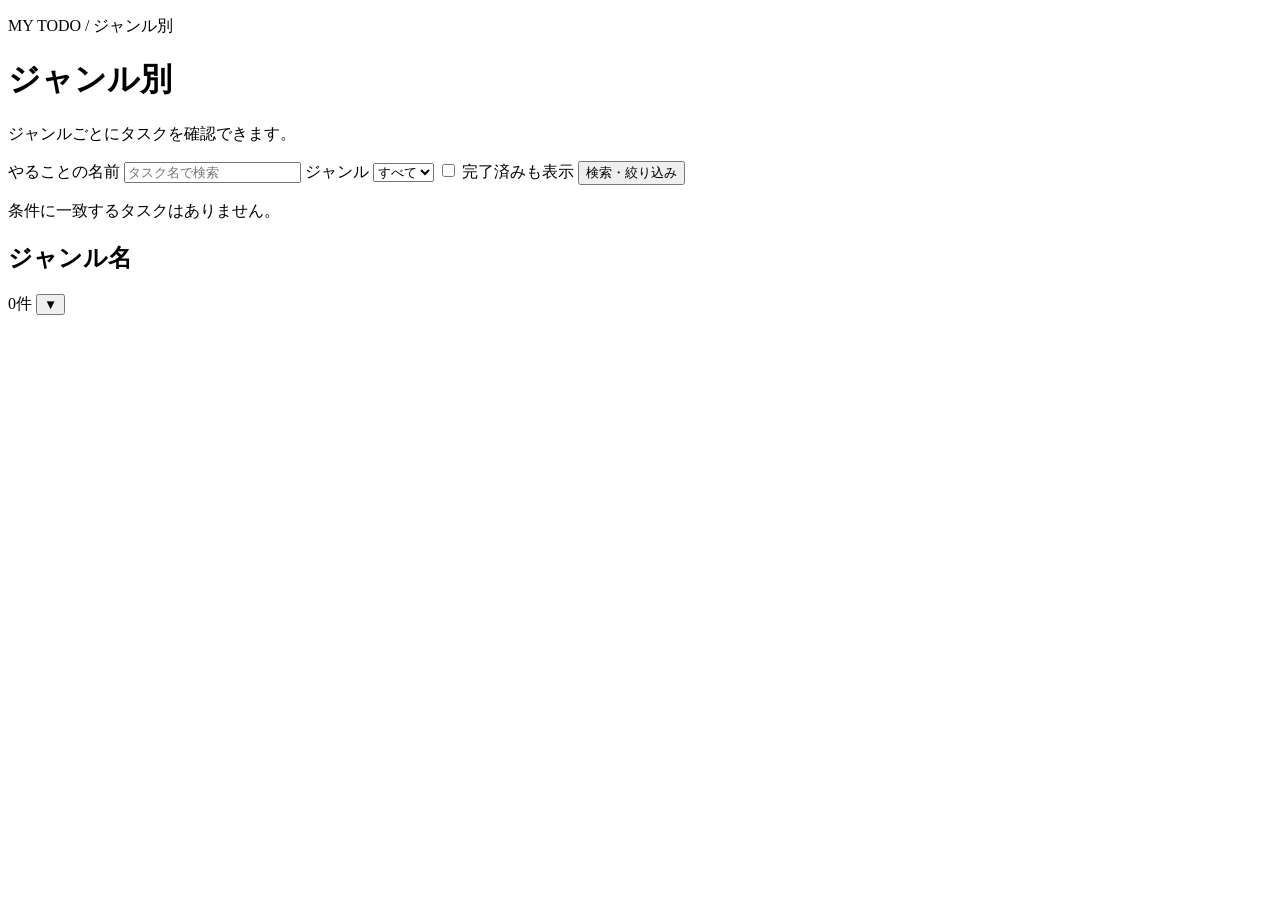
<file: src/main/resources/templates/genres.html>
<!DOCTYPE html>
<html lang="ja" xmlns:th="http://www.thymeleaf.org">
<head>
    <meta charset="UTF-8">
    <meta name="viewport" content="width=device-width, initial-scale=1">
    <title>ジャンル別 | My Todo</title>
    <link rel="stylesheet" th:href="@{/css/style.css}">
</head>
<body>
<div class="app-layout">
    <aside th:replace="~{fragments/sidebar :: sidebar('genre')}"></aside>
    <main class="container content-card">
        <p class="eyebrow">MY TODO / ジャンル別</p>
        <div class="page-heading">
            <div>
                <h1 class="page-title">ジャンル別</h1>
                <p class="page-description">ジャンルごとにタスクを確認できます。</p>
            </div>
        </div>

        <form class="list-tools search-bar genre-search" action="/todos/genres" method="get">
            <label>やることの名前
                <input class="form-input" type="search" name="keyword" th:value="${keyword}" placeholder="タスク名で検索">
            </label>
            <label>ジャンル
                <select class="form-input" name="category">
                    <option value="すべて" th:selected="${category == 'すべて'}">すべて</option>
                    <option th:each="item : ${categories}" th:value="${item}" th:text="${item}"
                            th:selected="${category == item}"></option>
                </select>
            </label>
            <input type="hidden" name="showCompleted" value="false">
            <label class="genre-completed-filter">
                <input type="checkbox" name="showCompleted" value="true" th:checked="${showCompleted}">
                完了済みも表示
            </label>
            <button class="btn" type="submit">検索・絞り込み</button>
        </form>

        <p class="empty-state" th:if="${filteredCount == 0}">
            条件に一致するタスクはありません。
        </p>
        <section class="genre-grid" aria-label="ジャンルごとのタスク一覧">
            <article class="genre-card" th:each="genre, iter : ${genreGroups}"
                     th:if="${category == 'すべて' or category == genre.key}"
                     th:classappend="${'genre-tone-' + (iter.index % 5)}">
                <div class="genre-heading">
                    <h2 th:text="${genre.key}">ジャンル名</h2>
                    <div class="genre-heading-actions">
                        <span class="count-badge"><span th:text="${#lists.size(genre.value)}">0</span>件</span>
                        <button class="genre-toggle" type="button" aria-expanded="false"
                                th:attr="aria-label=${genre.key + 'のタスク一覧を開く'}">▼</button>
                    </div>
                </div>
                <div class="genre-content" hidden>
                    <p class="genre-empty" th:if="${#lists.isEmpty(genre.value)}">タスクはありません。</p>
                    <ul class="genre-task-list" th:unless="${#lists.isEmpty(genre.value)}">
                        <li class="genre-task" th:each="todo : ${genre.value}"
                            th:classappend="${todo.completed ? ' is-complete' : ''}">
                            <div class="genre-task-main">
                                <a class="genre-task-title" th:href="@{/todos/{id}/edit(id=${todo.id})}" th:text="${todo.title}">タスク名</a>
                                <span class="status-pill" th:classappend="${todo.completed ? ' is-complete' : ''}"
                                      th:text="${todo.completed ? '完了' : '未完了'}">未完了</span>
                            </div>
                            <span class="genre-task-date" th:if="${todo.dueDate != null}"
                                  th:text="${'期限: ' + todo.dueDate}">期限</span>
                        </li>
                    </ul>
                </div>
            </article>
        </section>
    </main>
</div>
<script>
    document.querySelectorAll('.genre-toggle').forEach((button) => {
        button.addEventListener('click', () => {
            const content = button.closest('.genre-card').querySelector('.genre-content');
            const isExpanded = button.getAttribute('aria-expanded') === 'true';
            content.hidden = isExpanded;
            button.setAttribute('aria-expanded', String(!isExpanded));
            button.textContent = isExpanded ? '▼' : '▲';
            button.setAttribute('aria-label', button.getAttribute('aria-label').replace(
                isExpanded ? '閉じる' : '開く', isExpanded ? '開く' : '閉じる'));
        });
    });
</script>
</body>
</html>
</file>
